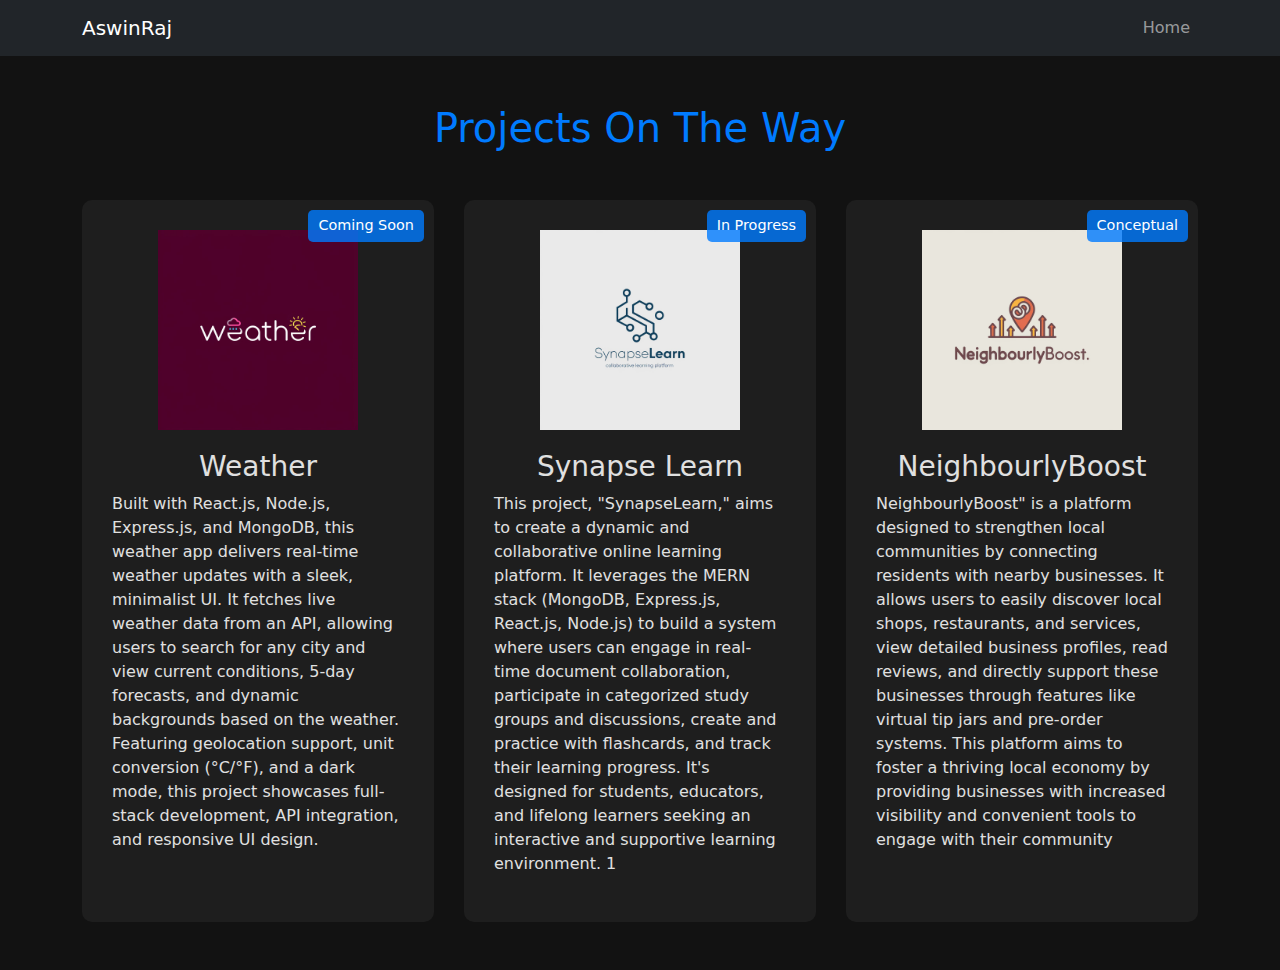
<file: commingsoon.html>
<!DOCTYPE html>
<html lang="en">
  <head>
    <meta charset="UTF-8" />
    <meta name="viewport" content="width=device-width, initial-scale=1.0" />
    <title>Developing Projects - AswinRaj</title>
    <link
      href="https://cdn.jsdelivr.net/npm/bootstrap@5.3.0/dist/css/bootstrap.min.css"
      rel="stylesheet"
    />
    <link rel="stylesheet" href="commingsoon.css" />
  </head>
  <body>
    <div id="cursor"></div>
    <div id="cursor-blur"></div>
    <header>
      <nav class="navbar navbar-expand-lg navbar-dark bg-dark">
        <div class="container">
          <a class="navbar-brand" href="personal_website.html">AswinRaj</a>
          <button
            class="navbar-toggler"
            type="button"
            data-bs-toggle="collapse"
            data-bs-target="#navbarNav"
            aria-controls="navbarNav"
            aria-expanded="false"
            aria-label="Toggle navigation"
          >
            <span class="navbar-toggler-icon"></span>
          </button>
          <div class="collapse navbar-collapse" id="navbarNav">
            <ul class="navbar-nav ms-auto">
              <li class="nav-item">
                <a class="nav-link" href="personal_website.html">Home</a>
              </li>
            </ul>
          </div>
        </div>
      </nav>
    </header>

    <section id="developing-section" class="py-5">
      <div class="container">
        <h1 class="text-center mb-5 developing-title">Projects On The Way</h1>
        <div class="developing-grid">
          <div class="developing-item">
            <div class="project-preview">
              <img
                src="/Images/a-minimalist-weather-app-logo-with-the-n_5kyVxDayRBmJUbmjaZ9cCQ_gEEHxPmOQ0KAF4rbOs98vg.jpeg"
              />
            </div>
            <h3>Weather</h3>
            <p class="text-start">
              Built with React.js, Node.js, Express.js, and MongoDB, this
              weather app delivers real-time weather updates with a sleek,
              minimalist UI. It fetches live weather data from an API, allowing
              users to search for any city and view current conditions, 5-day
              forecasts, and dynamic backgrounds based on the weather. Featuring
              geolocation support, unit conversion (°C/°F), and a dark mode,
              this project showcases full-stack development, API integration,
              and responsive UI design.
            </p>
            <div class="status">Coming Soon</div>
          </div>

          <div class="developing-item">
            <div class="project-preview">
              <img src="/Images/synapseLearn.jpeg" alt="Project 2 Preview" />
            </div>
            <h3>Synapse Learn</h3>
            <p class="text-start">This project, "SynapseLearn," aims to create a dynamic and collaborative online learning platform. It leverages the MERN stack (MongoDB, Express.js, React.js, Node.js) to build a system where users can engage in real-time document collaboration, participate in categorized study groups and discussions, create and practice with flashcards, and track their learning progress. It's designed for students, educators, and lifelong learners seeking an interactive and supportive learning environment.
              1 </p>
            <div class="status">In Progress</div>
          </div>

          <div class="developing-item">
            <div class="project-preview">
              <img src="/Images/NB.jpeg" alt="Project 3 Preview" />
            </div>
            <h3>NeighbourlyBoost</h3>
            <p class="text-start">NeighbourlyBoost" is a platform designed to strengthen local communities by connecting residents with nearby businesses. It allows users to easily discover local shops, restaurants, and services, view detailed business profiles, read reviews, and directly support these businesses through features like virtual tip jars and pre-order systems. This platform aims to foster a thriving local economy by providing businesses with increased visibility and convenient tools to engage with their community</p>
            <div class="status">Conceptual</div>
          </div>
        </div>
      </div>
    </section>

    <script src="https://cdn.jsdelivr.net/npm/bootstrap@5.3.0/dist/js/bootstrap.bundle.min.js"></script>
  </body>
</html>
</file>
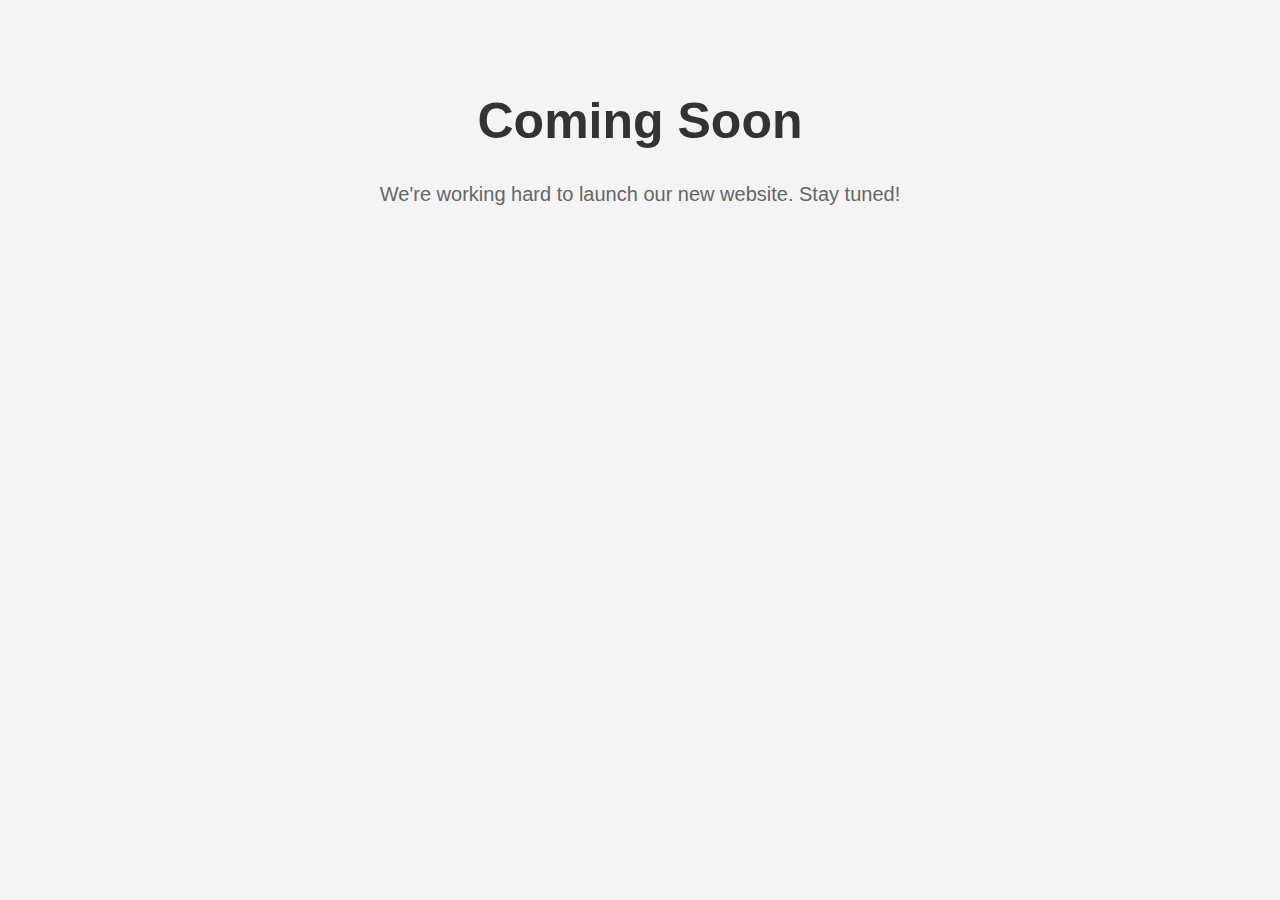
<file: commingsoonAgency.html>
<!DOCTYPE html>
<html lang="en">
<head>
  <meta charset="UTF-8">
  <meta name="viewport" content="width=device-width, initial-scale=1.0">
  <title>Coming Soon</title>
  <style>
    body {
      font-family: Arial, sans-serif;
      background-color: #f4f4f4;
      text-align: center;
      padding: 50px;
    }
    h1 {
      font-size: 50px;
      color: #333;
    }
    p {
      font-size: 20px;
      color: #666;
    }
  </style>
</head>
<body>
  <h1>Coming Soon</h1>
  <p>We're working hard to launch our new website. Stay tuned!</p>
</body>
</html>
</file>
<file: commingsoon.css>
body {
  background-color: #121212;
  color: #e0e0e0;
  cursor: none;
}

.developing-title {
  color: #007bff;
  animation: slideIn 1s ease-in-out;
}

.developing-grid {
  display: grid;
  grid-template-columns: repeat(auto-fit, minmax(300px, 1fr));
  gap: 30px;
  margin-top: 30px;
}

.developing-item {
  background-color: #1e1e1e;
  padding: 30px;
  border-radius: 10px;
  text-align: center;
  transition: transform 0.3s ease, box-shadow 0.3s ease;
  position: relative; /* For status positioning */
}

.developing-item:hover {
  transform: translateY(-10px);
  box-shadow: 0 8px 15px rgba(0, 0, 0, 0.5);
}

.project-preview {
  width: 100%;
  height: 200px; /* Adjust as needed */
  overflow: hidden;
  margin-bottom: 20px;
}

.project-preview img {
  max-width: 400px;
  height: 400px;
  object-fit: cover;
}

.status {
  position: absolute;
  top: 10px;
  right: 10px;
  background-color: rgba(0, 123, 255, 0.8);
  color: white;
  padding: 5px 10px;
  border-radius: 5px;
  font-size: 0.9em;
}

.project-preview img {
  width: 100%;
  height: 100%;
  object-fit: contain; 
  border-radius: 10px;
}

@keyframes slideIn {
  from {
    transform: translateY(-50px);
    opacity: 0;
  }
  to {
    transform: translateY(0);
    opacity: 1;
  }
}
</file>
